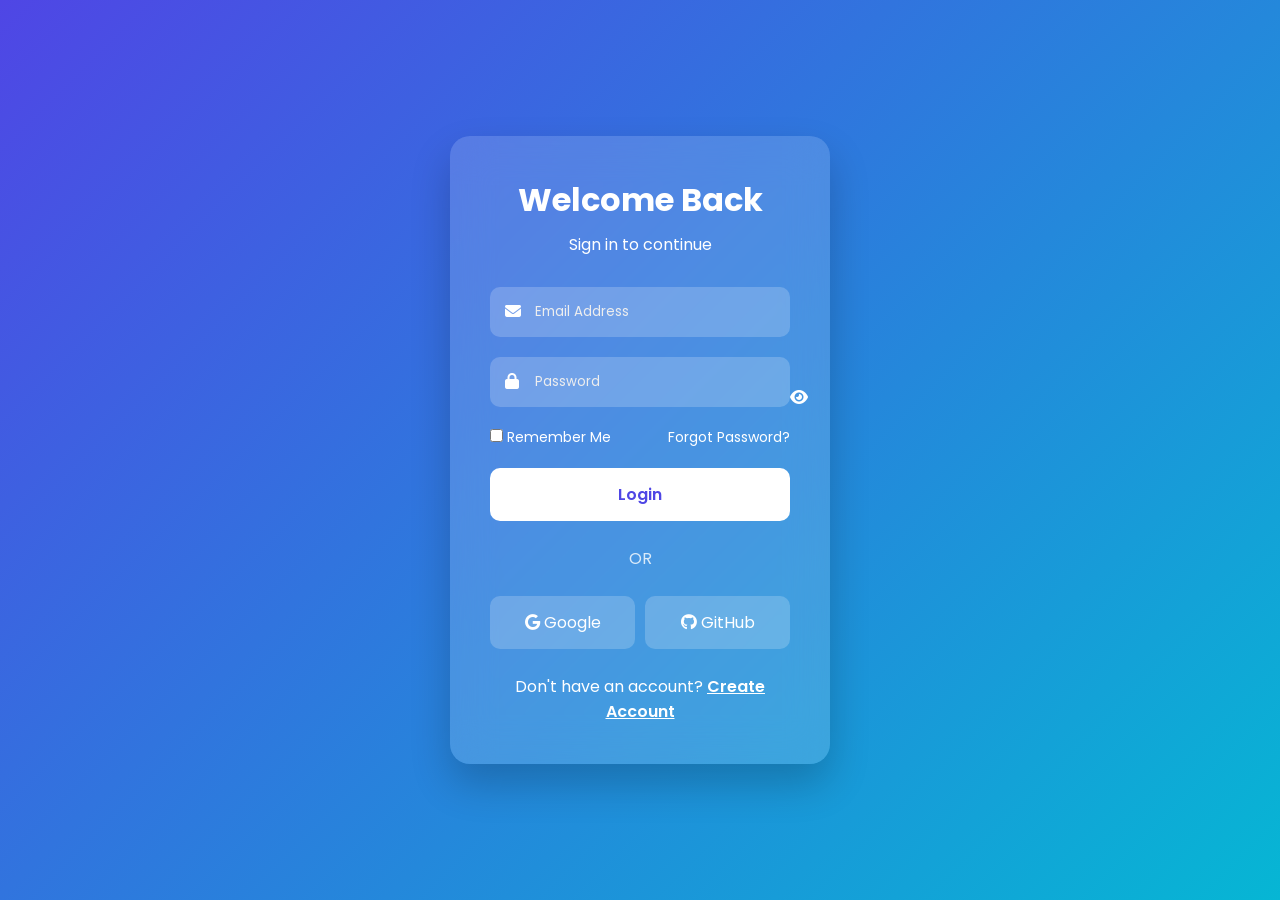
<file: index.html>
<!DOCTYPE html>
<html lang="en">
<head>
    <meta charset="UTF-8">
    <meta name="viewport" content="width=device-width, initial-scale=1.0">
    <title>Professional Login Page</title>

    <link rel="stylesheet" href="style.css">

    <!-- Google Font -->
    <link href="https://fonts.googleapis.com/css2?family=Poppins:wght@300;400;500;600;700&display=swap" rel="stylesheet">

    <!-- Font Awesome -->
    <link rel="stylesheet" href="https://cdnjs.cloudflare.com/ajax/libs/font-awesome/6.5.1/css/all.min.css">
</head>
<body>

<div class="container">

    <div class="login-card">

        <h1>Welcome Back</h1>
        <p>Sign in to continue</p>

        <form id="loginForm">

            <div class="input-box">
                <i class="fa-solid fa-envelope"></i>
                <input type="email" id="email" placeholder="Email Address" required>
            </div>

            <div class="input-box">
                <i class="fa-solid fa-lock"></i>
                <input type="password" id="password" placeholder="Password" required>

                <span class="toggle-password">
                    <i class="fa-solid fa-eye" id="eye"></i>
                </span>
            </div>

            <div class="options">
                <label>
                    <input type="checkbox">
                    Remember Me
                </label>

                <a href="#">Forgot Password?</a>
            </div>

            <button type="submit">Login</button>

        </form>

        <div class="divider">
            OR
        </div>

        <div class="social-login">
            <button class="google">
                <i class="fa-brands fa-google"></i>
                Google
            </button>

            <button class="github">
                <i class="fa-brands fa-github"></i>
                GitHub
            </button>
        </div>

        <div class="signup">
            Don't have an account?
            <a href="#">Create Account</a>
        </div>

    </div>

</div>

<script src="script.js"></script>

</body>
</html>
</file>
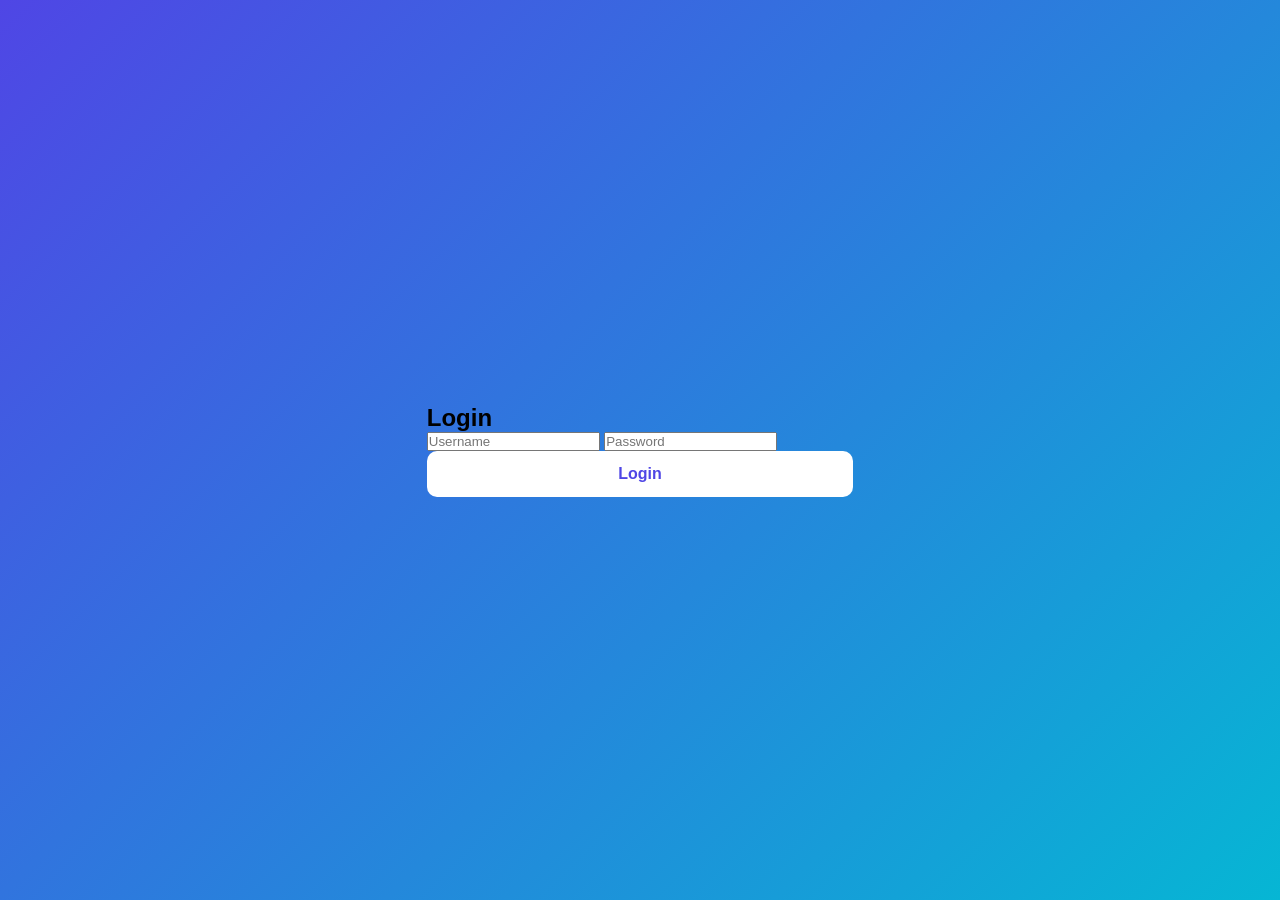
<file: page.html>
<!DOCTYPE html>
<html lang="en">
<head>
    <meta charset="UTF-8">
    <meta name="viewport" content="width=device-width, initial-scale=1.0">
    <title>Login Form</title>
    <link rel="stylesheet" href="style.css">
</head>
<body>

<div class="login-container">
    <h2>Login</h2>

    <form id="loginForm">
        <input type="text" id="username" placeholder="Username" required>
        <input type="password" id="password" placeholder="Password" required>
        <button type="submit">Login</button>
    </form>
    
    <p id="message"></p>
</div>

<script src="script.js"></script>

</body>
</html>
</file>
<file: style.css>
*{
    margin:0;
    padding:0;
    box-sizing:border-box;
    font-family:'Poppins',sans-serif;
}

body{
    display:flex;
    justify-content:center;
    align-items:center;
    height:100vh;
    background:linear-gradient(135deg,#4f46e5,#06b6d4);
}

.container{
    width:100%;
    display:flex;
    justify-content:center;
    align-items:center;
}

.login-card{
    width:380px;
    padding:40px;
    background:rgba(255,255,255,0.15);
    backdrop-filter:blur(20px);
    border-radius:20px;
    color:white;
    box-shadow:0 20px 40px rgba(0,0,0,.2);
}

.login-card h1{
    text-align:center;
    margin-bottom:8px;
}

.login-card p{
    text-align:center;
    margin-bottom:30px;
}

.input-box{
    position:relative;
    margin-bottom:20px;
}

.input-box input{
    width:100%;
    padding:15px 45px;
    border:none;
    border-radius:10px;
    background:rgba(255,255,255,.2);
    color:white;
    outline:none;
}

.input-box input::placeholder{
    color:#eee;
}

.input-box i:first-child{
    position:absolute;
    left:15px;
    top:16px;
}

.toggle-password{
    position:absolute;
    right:15px;
    top:16px;
    cursor:pointer;
}

.options{
    display:flex;
    justify-content:space-between;
    font-size:14px;
    margin-bottom:20px;
}

.options a{
    color:white;
    text-decoration:none;
}

button{
    width:100%;
    padding:14px;
    border:none;
    border-radius:10px;
    font-size:16px;
    cursor:pointer;
    transition:.3s;
}

button:hover{
    transform:translateY(-2px);
}

button[type="submit"]{
    background:white;
    color:#4f46e5;
    font-weight:600;
}

.divider{
    text-align:center;
    margin:25px 0;
    opacity:.8;
}

.social-login{
    display:flex;
    gap:10px;
}

.social-login button{
    flex:1;
    background:rgba(255,255,255,.2);
    color:white;
}

.signup{
    margin-top:25px;
    text-align:center;
}

.signup a{
    color:white;
    font-weight:600;
}
</file>
